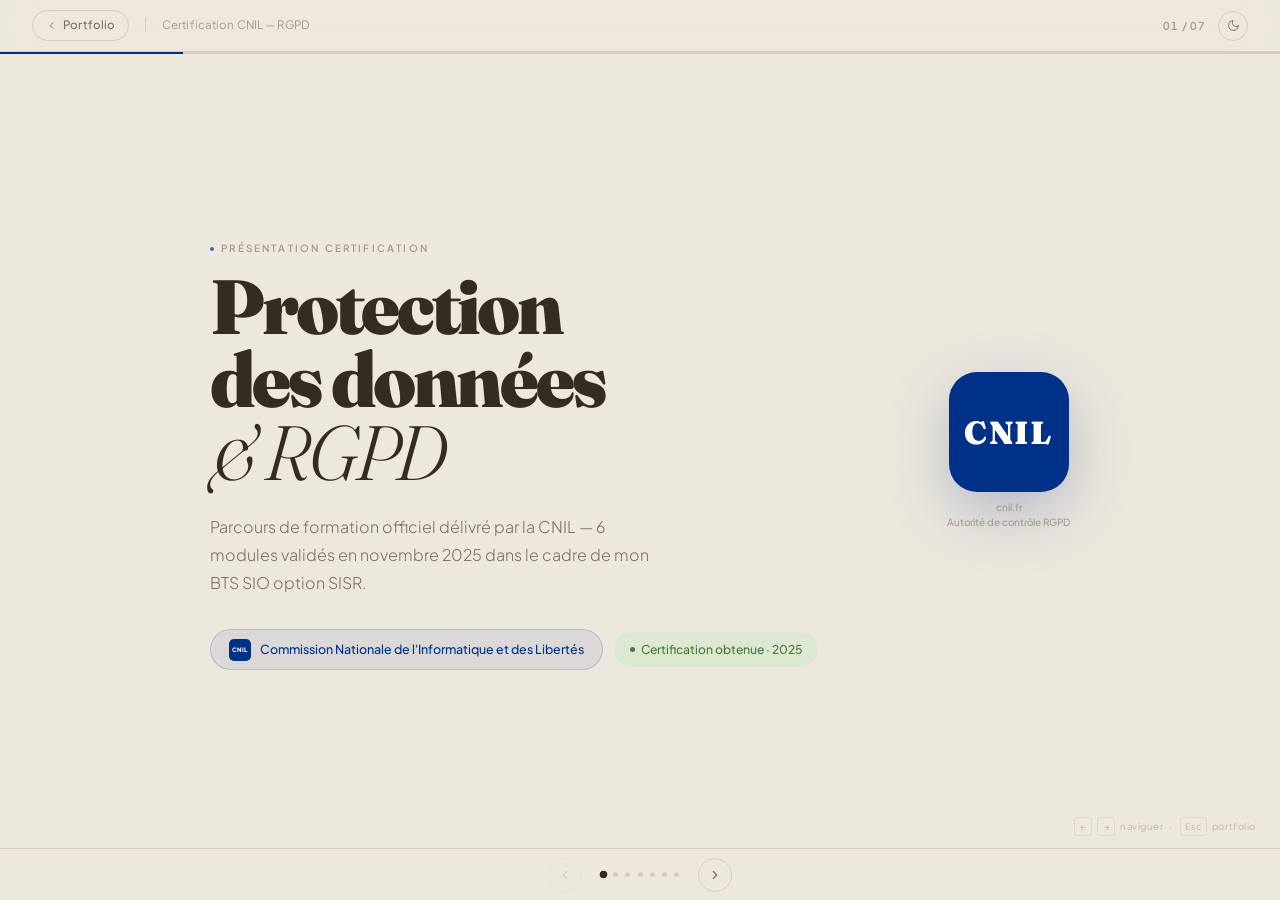
<file: certif-cnil.html>
<!DOCTYPE html>
<html lang="fr" data-theme="light">
<head>
    <meta charset="UTF-8">
    <meta name="viewport" content="width=device-width, initial-scale=1.0">

    <script>
        (function () {
            try {
                var saved = localStorage.getItem('theme');
                var theme = saved || (window.matchMedia('(prefers-color-scheme: dark)').matches ? 'dark' : 'light');
                document.documentElement.setAttribute('data-theme', theme);
            } catch (e) { /* stockage indisponible : on reste en clair */ }
        })();
    </script>

    <title>Certification CNIL — Sacha Ringot</title>
    <meta name="description" content="Parcours de formation « L'Atelier RGPD » de la CNIL : 6 modules validés en novembre 2025, dans le cadre du BTS SIO option SISR.">
    <meta name="theme-color" content="#EDE8DE">
    <link rel="canonical" href="https://sacharingot.fr/certif-cnil.html">

    <meta property="og:type" content="article">
    <meta property="og:locale" content="fr_FR">
    <meta property="og:title" content="Certification CNIL — Protection des données (RGPD)">
    <meta property="og:description" content="6 modules de L'Atelier RGPD validés auprès de la CNIL — contexte, comparaison et résultats.">
    <meta property="og:url" content="https://sacharingot.fr/certif-cnil.html">

    <link rel="icon" href="data:image/svg+xml,<svg xmlns='http://www.w3.org/2000/svg' viewBox='0 0 100 100'><rect width='100' height='100' rx='20' fill='%23332C22'/><text x='50%' y='50%' font-family='sans-serif' font-weight='bold' font-size='46' fill='%23F6F2EA' dominant-baseline='middle' text-anchor='middle'>SR</text></svg>">

    <link rel="preconnect" href="https://fonts.googleapis.com">
    <link rel="preconnect" href="https://fonts.gstatic.com" crossorigin>
    <link href="https://fonts.googleapis.com/css2?family=Fraunces:ital,opsz,wght@0,9..144,300;0,9..144,700;0,9..144,900;1,9..144,300&family=Plus+Jakarta+Sans:wght@300;400;500;600&display=swap" rel="stylesheet">

    <link rel="stylesheet" href="css/tokens.css">
    <link rel="stylesheet" href="css/certif.css">
</head>
<body>

<!-- ======================================================================
     BARRE SUPÉRIEURE
     ====================================================================== -->
<header class="topbar">
    <div class="topbar-left">
        <a href="index.html" class="back-btn">
            <svg viewBox="0 0 24 24" fill="none" stroke="currentColor" stroke-width="2" stroke-linecap="round" stroke-linejoin="round" aria-hidden="true"><polyline points="15 18 9 12 15 6"/></svg>
            Portfolio
        </a>
        <div class="topbar-sep"></div>
        <span class="topbar-title">Certification CNIL — RGPD</span>
    </div>
    <div class="topbar-right">
        <span class="slide-counter" id="slideCounter">01 / 07</span>
        <button type="button" class="theme-btn" data-theme-toggle aria-label="Activer le thème sombre">
            <svg class="icon-moon" viewBox="0 0 24 24" fill="none" stroke="currentColor" stroke-width="1.8" stroke-linecap="round" stroke-linejoin="round" aria-hidden="true"><path d="M21 12.79A9 9 0 1 1 11.21 3 7 7 0 0 0 21 12.79z"/></svg>
            <svg class="icon-sun" viewBox="0 0 24 24" fill="none" stroke="currentColor" stroke-width="1.8" stroke-linecap="round" stroke-linejoin="round" aria-hidden="true"><circle cx="12" cy="12" r="5"/><line x1="12" y1="1" x2="12" y2="3"/><line x1="12" y1="21" x2="12" y2="23"/><line x1="4.22" y1="4.22" x2="5.64" y2="5.64"/><line x1="18.36" y1="18.36" x2="19.78" y2="19.78"/><line x1="1" y1="12" x2="3" y2="12"/><line x1="21" y1="12" x2="23" y2="12"/><line x1="4.22" y1="19.78" x2="5.64" y2="18.36"/><line x1="18.36" y1="5.64" x2="19.78" y2="4.22"/></svg>
        </button>
    </div>
</header>

<div class="progress"><div class="progress-fill" id="progressFill"></div></div>

<p class="visually-hidden" id="slideLive" role="status" aria-live="polite"></p>

<!-- ======================================================================
     DIAPOSITIVES
     ====================================================================== -->
<main class="slides-wrap">
    <div class="slides-track" id="slidesTrack">

        <!-- ─── 1 — TITRE ─────────────────────────────────────────────── -->
        <section class="slide active" aria-label="Diapositive 1 : titre">
            <div class="slide-inner">
                <div class="s1-layout">
                    <div>
                        <p class="eyebrow"><span class="eyebrow-dot"></span>Présentation certification</p>
                        <h1 class="slide-h1">Protection<br>des données<br><em>&amp; RGPD</em></h1>
                        <p class="s1-sub">Parcours de formation officiel délivré par la CNIL — 6 modules validés en novembre 2025 dans le cadre de mon BTS SIO option SISR.</p>
                        <div class="s1-badges">
                            <span class="badge-cnil">
                                <span class="badge-cnil-icon" aria-hidden="true">CNIL</span>
                                Commission Nationale de l'Informatique et des Libertés
                            </span>
                            <span class="badge-obtained">Certification obtenue · 2025</span>
                        </div>
                    </div>
                    <div class="s1-visual">
                        <div class="s1-big-logo"><span>CNIL</span></div>
                        <p class="s1-logo-caption">cnil.fr<br>Autorité de contrôle RGPD</p>
                    </div>
                </div>
            </div>
        </section>

        <!-- ─── 2 — L'ORGANISME ───────────────────────────────────────── -->
        <section class="slide" aria-label="Diapositive 2 : la CNIL">
            <div class="slide-inner">
                <p class="eyebrow"><span class="eyebrow-dot"></span>L'organisme</p>
                <h2 class="slide-h2">Qu'est-ce que<br>la CNIL ?</h2>

                <div class="cnil-hero" style="margin-top:1.4rem;">
                    <div class="cnil-hero-logo"><span>CNIL</span></div>
                    <div>
                        <h3>Commission Nationale de l'Informatique et des Libertés</h3>
                        <p>Autorité administrative indépendante française · Autorité de contrôle RGPD depuis 2018</p>
                    </div>
                </div>

                <ul class="info-list">
                    <li>
                        <span class="info-dot" aria-hidden="true"></span>
                        <span>Créée en 1978 par la loi Informatique et Libertés, la CNIL est le <strong>régulateur français indépendant</strong> chargé de protéger les données personnelles des citoyens face aux usages du numérique.</span>
                    </li>
                    <li>
                        <span class="info-dot" aria-hidden="true"></span>
                        <span>Depuis le RGPD en 2018, elle est l'autorité de contrôle officielle en France. Elle peut prononcer des sanctions allant jusqu'à <strong>4 % du chiffre d'affaires mondial</strong> d'une entreprise.</span>
                    </li>
                    <li>
                        <span class="info-dot" aria-hidden="true"></span>
                        <span>Sur son portail « L'Atelier RGPD », la CNIL propose un parcours de formation <strong>entièrement gratuit</strong>, reconnu comme la référence nationale pour tout professionnel IT.</span>
                    </li>
                    <li>
                        <span class="info-dot" aria-hidden="true"></span>
                        <span>Chaque module se conclut par un QCM de validation. En cas de réussite, une <strong>attestation officielle</strong> est délivrée directement par la CNIL.</span>
                    </li>
                </ul>
            </div>
        </section>

        <!-- ─── 3 — LES MODULES ───────────────────────────────────────── -->
        <section class="slide" aria-label="Diapositive 3 : les modules">
            <div class="slide-inner">
                <p class="eyebrow"><span class="eyebrow-dot"></span>La certification</p>
                <h2 class="slide-h2">L'Atelier RGPD —<br>6 modules</h2>

                <div class="modules-list">
                    <div class="module-row">
                        <span class="module-num">01</span>
                        <span class="module-name">Le RGPD et ses notions clés</span>
                        <span class="module-check"><svg viewBox="0 0 24 24" fill="none" stroke="currentColor" stroke-width="2.5" stroke-linecap="round" stroke-linejoin="round" aria-label="Module validé" role="img"><polyline points="20 6 9 17 4 12"/></svg></span>
                    </div>
                    <div class="module-row">
                        <span class="module-num">02</span>
                        <span class="module-name">Les principes de la protection des données</span>
                        <span class="module-check"><svg viewBox="0 0 24 24" fill="none" stroke="currentColor" stroke-width="2.5" stroke-linecap="round" stroke-linejoin="round" aria-label="Module validé" role="img"><polyline points="20 6 9 17 4 12"/></svg></span>
                    </div>
                    <div class="module-row">
                        <span class="module-num">03</span>
                        <span class="module-name">Les responsabilités des acteurs</span>
                        <span class="module-check"><svg viewBox="0 0 24 24" fill="none" stroke="currentColor" stroke-width="2.5" stroke-linecap="round" stroke-linejoin="round" aria-label="Module validé" role="img"><polyline points="20 6 9 17 4 12"/></svg></span>
                    </div>
                    <div class="module-row">
                        <span class="module-num">04</span>
                        <span class="module-name">Le DPO et les outils de la conformité</span>
                        <span class="module-check"><svg viewBox="0 0 24 24" fill="none" stroke="currentColor" stroke-width="2.5" stroke-linecap="round" stroke-linejoin="round" aria-label="Module validé" role="img"><polyline points="20 6 9 17 4 12"/></svg></span>
                    </div>
                    <div class="module-row">
                        <span class="module-num">05</span>
                        <span class="module-name">Les collectivités territoriales</span>
                        <span class="module-check"><svg viewBox="0 0 24 24" fill="none" stroke="currentColor" stroke-width="2.5" stroke-linecap="round" stroke-linejoin="round" aria-label="Module validé" role="img"><polyline points="20 6 9 17 4 12"/></svg></span>
                    </div>
                    <div class="module-row">
                        <span class="module-num">06</span>
                        <span class="module-name">Travail et données personnelles</span>
                        <span class="module-check"><svg viewBox="0 0 24 24" fill="none" stroke="currentColor" stroke-width="2.5" stroke-linecap="round" stroke-linejoin="round" aria-label="Module validé" role="img"><polyline points="20 6 9 17 4 12"/></svg></span>
                    </div>
                </div>
            </div>
        </section>

        <!-- ─── 4 — POURQUOI CETTE CERTIFICATION ──────────────────────── -->
        <section class="slide" aria-label="Diapositive 4 : contexte">
            <div class="slide-inner">
                <p class="eyebrow"><span class="eyebrow-dot"></span>Contexte</p>
                <h2 class="slide-h2">Pourquoi passer<br>cette certification ?</h2>

                <div class="why-grid">
                    <div class="why-card">
                        <div class="why-icon">
                            <svg viewBox="0 0 24 24" fill="none" stroke="currentColor" stroke-width="1.8" stroke-linecap="round" stroke-linejoin="round" aria-hidden="true"><rect x="2" y="3" width="20" height="14" rx="2"/><line x1="8" y1="21" x2="16" y2="21"/><line x1="12" y1="17" x2="12" y2="21"/></svg>
                        </div>
                        <h3>Un futur métier exposé aux données</h3>
                        <p>En BTS SIO SISR, je travaille sur des environnements qui traitent des données personnelles : annuaires Active Directory, accès distants, sauvegardes. Connaître le cadre légal fait partie du métier.</p>
                    </div>
                    <div class="why-card">
                        <div class="why-icon">
                            <svg viewBox="0 0 24 24" fill="none" stroke="currentColor" stroke-width="1.8" stroke-linecap="round" stroke-linejoin="round" aria-hidden="true"><path d="M9 11l3 3L22 4"/><path d="M21 12v7a2 2 0 0 1-2 2H5a2 2 0 0 1-2-2V5a2 2 0 0 1 2-2h11"/></svg>
                        </div>
                        <h3>Une compétence attendue en entreprise</h3>
                        <p>Le RGPD s'applique à toutes les structures. Un futur administrateur systèmes doit savoir identifier un risque de conformité et adopter les bons réflexes dès son premier poste.</p>
                    </div>
                    <div class="why-card">
                        <div class="why-icon">
                            <svg viewBox="0 0 24 24" fill="none" stroke="currentColor" stroke-width="1.8" stroke-linecap="round" stroke-linejoin="round" aria-hidden="true"><path d="M12 22s8-4 8-10V5l-8-3-8 3v7c0 6 8 10 8 10z"/></svg>
                        </div>
                        <h3>Un choix cohérent avec mon projet pro</h3>
                        <p>Mon objectif est d'évoluer vers la cybersécurité. La protection des données personnelles en est un pilier central — autant le formaliser dès la formation initiale.</p>
                    </div>
                    <div class="why-card">
                        <div class="why-icon">
                            <svg viewBox="0 0 24 24" fill="none" stroke="currentColor" stroke-width="1.8" stroke-linecap="round" stroke-linejoin="round" aria-hidden="true"><circle cx="12" cy="8" r="6"/><path d="M15.477 12.89L17 22l-5-3-5 3 1.523-9.11"/></svg>
                        </div>
                        <h3>Une attestation officielle valorisable</h3>
                        <p>La certification est gratuite, accessible en ligne, et délivrée directement par le régulateur. Elle apporte une preuve concrète d'engagement, visible sur mon CV dès maintenant.</p>
                    </div>
                </div>
            </div>
        </section>

        <!-- ─── 5 — POSITIONNEMENT ────────────────────────────────────── -->
        <section class="slide" aria-label="Diapositive 5 : positionnement">
            <div class="slide-inner">
                <p class="eyebrow"><span class="eyebrow-dot"></span>Positionnement</p>
                <h2 class="slide-h2">Comparaison avec d'autres<br>certifications RGPD</h2>

                <div class="comp-scroll">
                    <table class="comp-table">
                        <caption class="visually-hidden">Comparaison de quatre certifications RGPD selon le niveau, le public cible et le coût.</caption>
                        <thead>
                            <tr>
                                <th scope="col">Certification</th>
                                <th scope="col">Niveau</th>
                                <th scope="col">Public cible</th>
                                <th scope="col">Coût</th>
                            </tr>
                        </thead>
                        <tbody>
                            <tr class="row-hl">
                                <th scope="row"><strong>CNIL (ce parcours)</strong></th>
                                <td>Fondamentaux</td>
                                <td>Tout professionnel IT</td>
                                <td><span class="pill pill-green">Gratuit</span></td>
                            </tr>
                            <tr>
                                <th scope="row">IAPP CIPP/E</th>
                                <td>Avancé</td>
                                <td>DPO, juristes</td>
                                <td><span class="pill pill-gray">~550 €</span></td>
                            </tr>
                            <tr>
                                <th scope="row">Certification DPO AFNOR / LSTI</th>
                                <td>Expert</td>
                                <td>DPO en poste</td>
                                <td><span class="pill pill-gray">Expérience requise</span></td>
                            </tr>
                            <tr>
                                <th scope="row">ISO 27001 Lead Implementer</th>
                                <td>Expert</td>
                                <td>RSSI, auditeurs</td>
                                <td><span class="pill pill-gray">~1 500 €</span></td>
                            </tr>
                        </tbody>
                    </table>
                </div>

                <div class="comp-why">
                    <div class="comp-why-item">
                        <div class="comp-why-num" aria-hidden="true">01</div>
                        <h4>La source fait autorité</h4>
                        <p>La formation vient directement du régulateur qui contrôle et sanctionne. Pas d'intermédiaire — c'est la version officielle du droit applicable.</p>
                    </div>
                    <div class="comp-why-item">
                        <div class="comp-why-num" aria-hidden="true">02</div>
                        <h4>Accessible à ce stade</h4>
                        <p>Les autres certifications exigent un budget, une expérience ou un poste de DPO en exercice. Celle-ci est gratuite, en français, sans prérequis.</p>
                    </div>
                    <div class="comp-why-item">
                        <div class="comp-why-num" aria-hidden="true">03</div>
                        <h4>Ciblée technicien IT</h4>
                        <p>IAPP CIPP/E et DPO AFNOR s'adressent à des juristes ou experts. La CNIL cible exactement un technicien systèmes en début de carrière.</p>
                    </div>
                </div>
            </div>
        </section>

        <!-- ─── 6 — RÉSULTATS ─────────────────────────────────────────── -->
        <section class="slide" aria-label="Diapositive 6 : résultats" data-animate-scores>
            <div class="slide-inner">
                <p class="eyebrow"><span class="eyebrow-dot"></span>Résultats</p>
                <h2 class="slide-h2">Scores obtenus</h2>
                <p class="results-intro">QCM de validation à la fin de chaque module — attestations officielles délivrées par la CNIL · Novembre 2025.</p>

                <div class="results-grid" id="resultsGrid">
                    <div class="result-card" data-score="93">
                        <p class="result-mod">Module 01</p>
                        <p class="result-name">Le RGPD et ses notions clés</p>
                        <div class="result-bar-wrap"><div class="result-bar"></div></div>
                        <p class="result-score"><span class="score-val">0</span> %</p>
                    </div>
                    <div class="result-card" data-score="91">
                        <p class="result-mod">Module 02</p>
                        <p class="result-name">Les principes de la protection des données</p>
                        <div class="result-bar-wrap"><div class="result-bar"></div></div>
                        <p class="result-score"><span class="score-val">0</span> %</p>
                    </div>
                    <div class="result-card" data-score="93">
                        <p class="result-mod">Module 03</p>
                        <p class="result-name">Les responsabilités des acteurs</p>
                        <div class="result-bar-wrap"><div class="result-bar"></div></div>
                        <p class="result-score"><span class="score-val">0</span> %</p>
                    </div>
                    <div class="result-card" data-score="80">
                        <p class="result-mod">Module 04</p>
                        <p class="result-name">Le DPO et les outils de la conformité</p>
                        <div class="result-bar-wrap"><div class="result-bar"></div></div>
                        <p class="result-score"><span class="score-val">0</span> %</p>
                    </div>
                    <div class="result-card" data-score="98">
                        <p class="result-mod">Module 05</p>
                        <p class="result-name">Les collectivités territoriales</p>
                        <div class="result-bar-wrap"><div class="result-bar"></div></div>
                        <p class="result-score"><span class="score-val">0</span> %</p>
                    </div>
                    <div class="result-card" data-score="80">
                        <p class="result-mod">Module 06</p>
                        <p class="result-name">Travail et données personnelles</p>
                        <div class="result-bar-wrap"><div class="result-bar"></div></div>
                        <p class="result-score"><span class="score-val">0</span> %</p>
                    </div>
                </div>

                <div class="results-average" id="resultsAverage">
                    <span class="avg-label">Moyenne générale</span>
                    <span><span class="avg-value" id="avgValue">0</span><span class="avg-pct"> %</span></span>
                </div>
            </div>
        </section>

        <!-- ─── 7 — BILAN ─────────────────────────────────────────────── -->
        <section class="slide" aria-label="Diapositive 7 : bilan">
            <div class="slide-inner">
                <p class="eyebrow"><span class="eyebrow-dot"></span>Bilan</p>

                <div class="bilan-layout">
                    <blockquote class="bilan-quote">
                        <div class="bilan-quote-mark" aria-hidden="true">&ldquo;</div>
                        <p>Cette certification m'a appris à voir les infrastructures que je configure différemment — chaque compte AD, chaque log, chaque accès distant implique des données personnelles et des responsabilités légales concrètes.</p>
                        <cite class="bilan-quote-author">Sacha Ringot · BTS SIO SISR · Promotion 2025–2027</cite>
                    </blockquote>

                    <div class="bilan-items">
                        <div class="bilan-item">
                            <div class="bilan-num" aria-hidden="true">01</div>
                            <h3>Cadre légal maîtrisé</h3>
                            <p>Notions fondamentales du RGPD, bases légales du traitement, droits des personnes et obligations des responsables.</p>
                        </div>
                        <div class="bilan-item">
                            <div class="bilan-num" aria-hidden="true">02</div>
                            <h3>Rôles &amp; outils</h3>
                            <p>Fonctionnement du DPO, registre des traitements, analyse d'impact (AIPD) et principes de Privacy by Design.</p>
                        </div>
                        <div class="bilan-item">
                            <div class="bilan-num" aria-hidden="true">03</div>
                            <h3>Application pro</h3>
                            <p>Réflexes RGPD dans un contexte d'administration systèmes, de collectivités territoriales et de gestion des données RH.</p>
                        </div>
                    </div>
                </div>
            </div>
        </section>

    </div>
</main>

<p class="hint">
    <span class="kbd">←</span><span class="kbd">→</span> naviguer &nbsp;·&nbsp; <span class="kbd">Esc</span> portfolio
</p>

<!-- ======================================================================
     BARRE INFÉRIEURE
     ====================================================================== -->
<nav class="bottom-nav" aria-label="Navigation entre les diapositives">
    <button type="button" class="nav-btn" id="prevBtn" disabled aria-label="Diapositive précédente">
        <svg viewBox="0 0 24 24" fill="none" stroke="currentColor" stroke-width="2" stroke-linecap="round" stroke-linejoin="round" aria-hidden="true"><polyline points="15 18 9 12 15 6"/></svg>
    </button>
    <div class="dots" id="dotsContainer"></div>
    <button type="button" class="nav-btn" id="nextBtn" aria-label="Diapositive suivante">
        <svg viewBox="0 0 24 24" fill="none" stroke="currentColor" stroke-width="2" stroke-linecap="round" stroke-linejoin="round" aria-hidden="true"><polyline points="9 18 15 12 9 6"/></svg>
    </button>
</nav>

<script src="js/theme.js" defer></script>
<script src="js/certif.js" defer></script>
</body>
</html>
</file>
<file: css/tokens.css>
/* ==========================================================================
   tokens.css — Socle partagé : variables, reset, primitives
   Chargé par toutes les pages (index.html, certif-*.html, 404.html).
   ========================================================================== */

/* ---------- THÈME CLAIR (par défaut) ---------- */
:root {
    color-scheme: light;

    /* Surfaces */
    --bg-primary:    #EDE8DE;
    --bg-secondary:  #E2DBCE;
    --bg-card:       #F6F2EA;

    /* Texte */
    --text-primary:   #332C22;
    --text-secondary: #78705F;
    --text-tertiary:  #A49B8A;
    --accent:         #332C22;

    /* Lignes, états, profondeur */
    --border:        #D5CDBF;
    --timeline-line: #CCC3B3;
    --timeline-dot:  #BBB2A0;
    --hover-bg:      rgba(51, 44, 34, 0.05);
    --nav-bg:        rgba(237, 232, 222, 0.82);
    --overlay:       rgba(18, 18, 18, 0.6);
    --shadow-sm:     0 8px 20px rgba(0, 0, 0, 0.08);
    --shadow-md:     0 12px 32px rgba(0, 0, 0, 0.07);
    --shadow-lg:     0 20px 50px rgba(0, 0, 0, 0.15);

    /* Badge « validé / en cours » */
    --badge-bg:   #DDE8D2;
    --badge-text: #4A7A3A;

    /* Marque CNIL (page certification) */
    --cnil:      #003189;
    --cnil-ink:  #003189;                 /* variante lisible sur le fond courant */
    --cnil-soft: rgba(0, 49, 137, 0.08);
    --cnil-line: rgba(0, 49, 137, 0.18);

    /* Filtres actifs */
    --filter-active-bg:   var(--text-primary);
    --filter-active-text: var(--bg-primary);

    /* Gabarit */
    --navbar-height: 64px;
    --radius:        16px;
    --transition:    0.4s cubic-bezier(0.25, 0.46, 0.45, 0.94);

    /* Polices */
    --font-sans:  'Inter', -apple-system, BlinkMacSystemFont, 'Segoe UI', sans-serif;
    --font-serif: 'Fraunces', Georgia, 'Times New Roman', serif;
}

/* ---------- THÈME SOMBRE ---------- */
[data-theme="dark"] {
    color-scheme: dark;

    --bg-primary:    #2A2A2C;
    --bg-secondary:  #343436;
    --bg-card:       #333335;

    --text-primary:   #F2F0EC;
    --text-secondary: #B8B3A8;
    --text-tertiary:  #8A857B;
    --accent:         #F2F0EC;

    --border:        #4A4A4C;
    --timeline-line: #4A4A4C;
    --timeline-dot:  #5E5E60;
    --hover-bg:      rgba(255, 255, 255, 0.08);
    --nav-bg:        rgba(42, 42, 44, 0.85);
    --overlay:       rgba(10, 10, 10, 0.72);
    --shadow-sm:     0 8px 20px rgba(0, 0, 0, 0.35);
    --shadow-md:     0 12px 32px rgba(0, 0, 0, 0.35);
    --shadow-lg:     0 20px 50px rgba(0, 0, 0, 0.45);

    --badge-bg:   #2F4A2D;
    --badge-text: #8EE08E;

    --cnil-ink:  #7AABFF;
    --cnil-soft: rgba(122, 171, 255, 0.10);
    --cnil-line: rgba(122, 171, 255, 0.22);
}

/* ---------- RESET ---------- */
*,
*::before,
*::after { margin: 0; padding: 0; box-sizing: border-box; }

html { scroll-behavior: smooth; }

body {
    font-family: var(--font-sans);
    background-color: var(--bg-primary);
    color: var(--text-primary);
    line-height: 1.6;
    transition: background-color var(--transition), color var(--transition);
    -webkit-font-smoothing: antialiased;
    -moz-osx-font-smoothing: grayscale;
}

img { max-width: 100%; }
button { font: inherit; color: inherit; }
::selection { background: var(--text-primary); color: var(--bg-primary); }

/* ---------- ACCESSIBILITÉ ---------- */

/* Anneau de focus homogène : les boutons sans bordure du site perdaient
   l'indicateur natif, ce qui rendait la navigation clavier illisible. */
:focus-visible {
    outline: 2px solid var(--text-primary);
    outline-offset: 3px;
    border-radius: 4px;
}

/* Lien d'évitement : premier élément focusable de chaque page. */
.skip-link {
    position: absolute;
    top: 0;
    left: 50%;
    transform: translate(-50%, -120%);
    z-index: 500;
    padding: 0.7rem 1.4rem;
    background: var(--text-primary);
    color: var(--bg-primary);
    border-radius: 0 0 10px 10px;
    font-size: 0.82rem;
    font-weight: 500;
    text-decoration: none;
    transition: transform 0.25s ease;
}
.skip-link:focus { transform: translate(-50%, 0); }

.visually-hidden {
    position: absolute !important;
    width: 1px; height: 1px;
    margin: -1px; padding: 0;
    overflow: hidden;
    clip: rect(0 0 0 0);
    white-space: nowrap;
    border: 0;
}

/* Respect de la préférence système « animations réduites ». */
@media (prefers-reduced-motion: reduce) {
    html { scroll-behavior: auto; }
    *,
    *::before,
    *::after {
        animation-duration: 0.001ms !important;
        animation-iteration-count: 1 !important;
        transition-duration: 0.001ms !important;
        scroll-behavior: auto !important;
    }
}
</file>
<file: css/certif.css>
/* ==========================================================================
   certif.css — Présentation plein écran des certifications (format « deck »).
   Dépend de tokens.css : les couleurs viennent du même socle que le portfolio,
   seules les polices changent pour marquer l'identité « présentation ».
   ========================================================================== */

:root {
    --font-deck:    'Plus Jakarta Sans', system-ui, sans-serif;
    --font-display: 'Fraunces', Georgia, serif;
    --topbar-h:     52px;
    --bottombar-h:  52px;
}

html, body { width: 100%; height: 100%; overflow: hidden; }
body { font-family: var(--font-deck); }

/* ==========================================================================
   1. BARRE SUPÉRIEURE
   ========================================================================== */
.topbar {
    position: fixed; top: 0; left: 0; right: 0; z-index: 100;
    height: var(--topbar-h); padding: 0 2rem;
    display: flex; align-items: center; justify-content: space-between;
    background: var(--nav-bg);
    backdrop-filter: blur(24px) saturate(1.6);
    -webkit-backdrop-filter: blur(24px) saturate(1.6);
    border-bottom: 1px solid var(--border);
    transition: background var(--transition), border-color var(--transition);
}
.topbar-left { display: flex; align-items: center; gap: 1rem; }
.back-btn { display: inline-flex; align-items: center; gap: 0.4rem; font-size: 0.72rem; font-weight: 500; color: var(--text-secondary); text-decoration: none; padding: 0.32rem 0.8rem; border: 1px solid var(--border); border-radius: 100px; transition: all 0.2s ease; letter-spacing: 0.01em; }
.back-btn:hover { color: var(--text-primary); border-color: var(--text-tertiary); background: var(--hover-bg); }
.back-btn svg { width: 11px; height: 11px; }
.topbar-sep { width: 1px; height: 14px; background: var(--border); }
.topbar-title { font-size: 0.72rem; font-weight: 400; color: var(--text-tertiary); letter-spacing: 0.01em; }

.topbar-right { display: flex; align-items: center; gap: 0.75rem; }
.slide-counter { font-size: 0.68rem; font-weight: 600; color: var(--text-tertiary); letter-spacing: 0.08em; font-variant-numeric: tabular-nums; }
.theme-btn { width: 30px; height: 30px; border-radius: 50%; border: 1px solid var(--border); background: transparent; color: var(--text-secondary); cursor: pointer; display: flex; align-items: center; justify-content: center; transition: all 0.2s ease; }
.theme-btn:hover { border-color: var(--text-tertiary); color: var(--text-primary); }
.theme-btn svg { width: 13px; height: 13px; }
.icon-sun  { display: none; }
.icon-moon { display: block; }
[data-theme="dark"] .icon-sun  { display: block; }
[data-theme="dark"] .icon-moon { display: none; }

/* ==========================================================================
   2. PROGRESSION + PISTE DE DIAPOSITIVES
   ========================================================================== */
.progress { position: fixed; top: var(--topbar-h); left: 0; right: 0; height: 1.5px; background: var(--border); z-index: 100; }
.progress-fill { height: 100%; width: 0%; background: var(--cnil-ink); transition: width 0.5s cubic-bezier(0.4, 0, 0.2, 1); }

.slides-wrap { position: fixed; inset: 0; top: calc(var(--topbar-h) + 1.5px); bottom: var(--bottombar-h); overflow: hidden; }
.slides-track { display: flex; height: 100%; transition: transform 0.55s cubic-bezier(0.77, 0, 0.175, 1); will-change: transform; }
.slide { flex-shrink: 0; width: 100%; height: 100%; display: flex; align-items: center; justify-content: center; padding: 2.5rem 5vw; overflow: hidden; }
.slide-inner { width: 100%; max-width: 860px; opacity: 0; transform: translateY(22px); transition: opacity 0.5s ease 0.18s, transform 0.5s cubic-bezier(0.4, 0, 0.2, 1) 0.18s; }
.slide.active .slide-inner { opacity: 1; transform: translateY(0); }

/* ==========================================================================
   3. BARRE INFÉRIEURE
   ========================================================================== */
.bottom-nav {
    position: fixed; bottom: 0; left: 0; right: 0; height: var(--bottombar-h);
    display: flex; align-items: center; justify-content: center; gap: 1.2rem;
    background: var(--nav-bg);
    backdrop-filter: blur(24px); -webkit-backdrop-filter: blur(24px);
    border-top: 1px solid var(--border); z-index: 100;
    transition: background var(--transition), border-color var(--transition);
}
.nav-btn { width: 34px; height: 34px; border-radius: 50%; border: 1px solid var(--border); background: transparent; color: var(--text-secondary); cursor: pointer; display: flex; align-items: center; justify-content: center; transition: all 0.2s ease; }
.nav-btn:hover:not(:disabled) { color: var(--text-primary); border-color: var(--text-tertiary); }
.nav-btn:disabled { opacity: 0.2; cursor: default; }
.nav-btn svg { width: 14px; height: 14px; }

.dots { display: flex; gap: 0.45rem; align-items: center; }
.dot { width: 5px; height: 5px; padding: 0; border: none; border-radius: 50%; background: var(--border); cursor: pointer; transition: all 0.3s ease; }
.dot.active { background: var(--text-primary); transform: scale(1.5); }
.dot:hover:not(.active) { background: var(--text-tertiary); }
.dot:focus-visible { outline-offset: 5px; }

.hint { position: fixed; bottom: calc(var(--bottombar-h) + 12px); right: 1.5rem; font-size: 0.6rem; color: var(--text-tertiary); letter-spacing: 0.06em; opacity: 0.6; pointer-events: none; display: flex; gap: 0.3rem; align-items: center; }
.kbd { border: 1px solid var(--border); border-radius: 3px; padding: 0.08rem 0.3rem; font-size: 0.55rem; }

/* ==========================================================================
   4. COMPOSANTS PARTAGÉS ENTRE DIAPOSITIVES
   ========================================================================== */
.eyebrow { display: inline-flex; align-items: center; gap: 0.45rem; font-size: 0.62rem; font-weight: 600; text-transform: uppercase; letter-spacing: 0.22em; color: var(--text-tertiary); margin-bottom: 0.9rem; }
.eyebrow-dot { width: 4px; height: 4px; border-radius: 50%; background: var(--cnil-ink); opacity: 0.7; }
.slide-h1 { font-family: var(--font-display); font-size: clamp(2.8rem, 6vw, 5rem); font-weight: 900; letter-spacing: -0.04em; line-height: 0.95; color: var(--text-primary); }
.slide-h1 em { font-style: italic; font-weight: 300; }
.slide-h2 { font-family: var(--font-display); font-size: clamp(1.6rem, 3.5vw, 2.4rem); font-weight: 700; letter-spacing: -0.03em; line-height: 1.05; color: var(--text-primary); margin-bottom: 0.2rem; }

/* ==========================================================================
   5. DIAPO 1 — TITRE
   ========================================================================== */
.s1-layout { display: grid; grid-template-columns: 1fr auto; gap: 3rem; align-items: center; }
.s1-sub { font-size: clamp(0.88rem, 1.6vw, 1rem); font-weight: 300; color: var(--text-secondary); line-height: 1.75; max-width: 440px; margin: 1.4rem 0 2rem; }
.s1-badges { display: flex; flex-wrap: wrap; gap: 0.7rem; align-items: center; }
.badge-cnil { display: inline-flex; align-items: center; gap: 0.6rem; padding: 0.55rem 1.1rem; background: var(--cnil-soft); border: 1px solid var(--cnil-line); border-radius: 100px; font-size: 0.78rem; font-weight: 500; color: var(--cnil-ink); }
.badge-cnil-icon { width: 22px; height: 22px; border-radius: 5px; background: var(--cnil); display: flex; align-items: center; justify-content: center; font-size: 0.38rem; font-weight: 900; color: #fff; letter-spacing: 0.04em; flex-shrink: 0; }
.badge-obtained { display: inline-flex; align-items: center; gap: 0.4rem; padding: 0.5rem 1rem; background: var(--badge-bg); color: var(--badge-text); border-radius: 100px; font-size: 0.76rem; font-weight: 500; }
.badge-obtained::before { content: ''; width: 5px; height: 5px; border-radius: 50%; background: var(--badge-text); animation: pulse 2s ease infinite; }
@keyframes pulse { 0%, 100% { opacity: 1; transform: scale(1); } 50% { opacity: 0.4; transform: scale(0.7); } }

.s1-visual { display: flex; flex-direction: column; align-items: center; justify-content: center; gap: 0.5rem; }
.s1-big-logo { width: 120px; height: 120px; border-radius: 28px; background: var(--cnil); display: flex; align-items: center; justify-content: center; box-shadow: 0 20px 60px rgba(0, 49, 137, 0.25); }
.s1-big-logo span { font-family: var(--font-display); font-size: 2rem; font-weight: 900; color: #fff; letter-spacing: 0.04em; }
.s1-logo-caption { font-size: 0.62rem; color: var(--text-tertiary); font-weight: 500; text-align: center; line-height: 1.5; }

/* ==========================================================================
   6. DIAPO « ORGANISME » — encart + liste
   ========================================================================== */
.cnil-hero { display: flex; align-items: center; gap: 1.4rem; padding: 1.4rem 1.6rem; background: var(--cnil-soft); border: 1px solid var(--cnil-line); border-radius: var(--radius); margin-bottom: 1.8rem; }
.cnil-hero-logo { width: 56px; height: 56px; border-radius: 14px; background: var(--cnil); display: flex; align-items: center; justify-content: center; flex-shrink: 0; }
.cnil-hero-logo span { font-family: var(--font-display); font-size: 0.85rem; font-weight: 900; color: #fff; letter-spacing: 0.05em; }
.cnil-hero h3 { font-size: 0.98rem; font-weight: 600; color: var(--text-primary); margin-bottom: 0.25rem; }
.cnil-hero p  { font-size: 0.78rem; font-weight: 300; color: var(--text-secondary); line-height: 1.6; }

.info-list { list-style: none; display: flex; flex-direction: column; gap: 0.75rem; }
.info-list li { display: flex; align-items: flex-start; gap: 0.8rem; font-size: 0.86rem; font-weight: 300; color: var(--text-secondary); line-height: 1.65; }
.info-dot { width: 20px; height: 20px; border-radius: 50%; background: var(--cnil-soft); display: flex; align-items: center; justify-content: center; flex-shrink: 0; margin-top: 0.05rem; }
.info-dot::after { content: ''; width: 5px; height: 5px; border-radius: 50%; background: var(--cnil-ink); opacity: 0.7; }
.info-list strong { color: var(--text-primary); font-weight: 500; }

/* ==========================================================================
   7. DIAPO « CONTEXTE » — cartes
   ========================================================================== */
.why-grid { display: grid; grid-template-columns: 1fr 1fr; gap: 0.6rem; margin-top: 1rem; }
.why-card { background: var(--bg-card); border: 1px solid var(--border); border-radius: 12px; padding: 1rem 1.1rem; transition: background var(--transition), border-color var(--transition), transform 0.25s ease; }
.why-card:hover { transform: translateY(-2px); }
.why-icon { width: 30px; height: 30px; border-radius: 8px; background: var(--cnil-soft); display: flex; align-items: center; justify-content: center; margin-bottom: 0.7rem; }
.why-icon svg { width: 15px; height: 15px; color: var(--cnil-ink); }
.why-card h3 { font-size: 0.82rem; font-weight: 600; letter-spacing: -0.01em; color: var(--text-primary); margin-bottom: 0.35rem; }
.why-card p  { font-size: 0.76rem; font-weight: 300; color: var(--text-secondary); line-height: 1.6; }

/* ==========================================================================
   8. DIAPO « MODULES »
   ========================================================================== */
.modules-list { display: flex; flex-direction: column; gap: 0.5rem; margin-top: 1.6rem; }
.module-row { display: flex; align-items: center; gap: 1rem; padding: 0.85rem 1.2rem; background: var(--bg-card); border: 1px solid var(--border); border-radius: 11px; transition: background var(--transition), border-color var(--transition), transform 0.2s ease, opacity 0.4s ease; opacity: 0; transform: translateX(-12px); }
.slide.active .module-row { opacity: 1; transform: translateX(0); }
.slide.active .module-row:nth-child(1) { transition-delay: 0.22s; }
.slide.active .module-row:nth-child(2) { transition-delay: 0.30s; }
.slide.active .module-row:nth-child(3) { transition-delay: 0.38s; }
.slide.active .module-row:nth-child(4) { transition-delay: 0.46s; }
.slide.active .module-row:nth-child(5) { transition-delay: 0.54s; }
.slide.active .module-row:nth-child(6) { transition-delay: 0.62s; }
.module-row:hover { transform: translateX(4px); }
.module-num { font-size: 0.6rem; font-weight: 700; color: var(--cnil-ink); opacity: 0.8; width: 20px; text-align: center; flex-shrink: 0; letter-spacing: 0.05em; }
.module-name { font-size: 0.86rem; font-weight: 400; color: var(--text-primary); flex: 1; }
.module-check { width: 22px; height: 22px; border-radius: 50%; background: var(--badge-bg); display: flex; align-items: center; justify-content: center; flex-shrink: 0; }
.module-check svg { width: 11px; height: 11px; color: var(--badge-text); }

/* ==========================================================================
   9. DIAPO « POSITIONNEMENT » — tableau comparatif
   ========================================================================== */
.comp-scroll { overflow-x: auto; }
.comp-table { width: 100%; border-collapse: collapse; margin-top: 1rem; min-width: 540px; }
/* En-têtes de colonnes (thead) : petites capitales discrètes. */
.comp-table thead th { text-align: left; font-size: 0.58rem; font-weight: 600; text-transform: uppercase; letter-spacing: 0.16em; color: var(--text-tertiary); padding: 0 1rem 0.7rem; border-bottom: 1px solid var(--border); }

/* En-têtes de lignes (tbody th) : même rendu que les cellules, en plus appuyé. */
.comp-table td,
.comp-table tbody th { padding: 0.7rem 1rem; border-bottom: 1px solid var(--border); font-size: 0.82rem; font-weight: 300; color: var(--text-secondary); vertical-align: middle; text-align: left; }
.comp-table tbody th { font-weight: 400; color: var(--text-primary); }
.comp-table tbody tr:last-child td,
.comp-table tbody tr:last-child th { border-bottom: none; }

.comp-table .row-hl td,
.comp-table .row-hl th { background: var(--bg-card); color: var(--text-primary); font-weight: 400; }
.comp-table .row-hl > :first-child { border-radius: 10px 0 0 10px; }
.comp-table .row-hl > :last-child  { border-radius: 0 10px 10px 0; }
.pill { display: inline-block; padding: 0.18rem 0.7rem; border-radius: 100px; font-size: 0.67rem; font-weight: 500; }
.pill-green { background: var(--badge-bg); color: var(--badge-text); }
.pill-gray  { background: var(--bg-secondary); color: var(--text-tertiary); }

.comp-why { display: grid; grid-template-columns: repeat(3, 1fr); gap: 0.6rem; margin-top: 0.9rem; }
.comp-why-item { padding: 0.85rem 1rem; background: var(--bg-card); border: 1px solid var(--border); border-radius: 11px; transition: background var(--transition), border-color var(--transition); }
.comp-why-num { font-family: var(--font-display); font-size: 1.1rem; font-weight: 900; color: var(--cnil-ink); opacity: 0.18; line-height: 1; margin-bottom: 0.4rem; }
.comp-why-item h4 { font-size: 0.78rem; font-weight: 600; color: var(--text-primary); margin-bottom: 0.3rem; letter-spacing: -0.01em; }
.comp-why-item p  { font-size: 0.71rem; font-weight: 300; color: var(--text-secondary); line-height: 1.6; }

/* ==========================================================================
   10. DIAPO « RÉSULTATS »
   ========================================================================== */
.results-intro { font-size: 0.84rem; font-weight: 300; color: var(--text-secondary); margin: 0.5rem 0 1.8rem; line-height: 1.7; }
.results-grid { display: grid; grid-template-columns: repeat(3, 1fr); gap: 0.85rem; }
.result-card { background: var(--bg-card); border: 1px solid var(--border); border-radius: 13px; padding: 1.2rem; transition: background var(--transition), border-color var(--transition), transform 0.25s ease, opacity 0.5s ease; opacity: 0; transform: translateY(14px); }
.slide.active .result-card { opacity: 1; transform: translateY(0); }
.slide.active .result-card:nth-child(1) { transition-delay: 0.20s; }
.slide.active .result-card:nth-child(2) { transition-delay: 0.28s; }
.slide.active .result-card:nth-child(3) { transition-delay: 0.36s; }
.slide.active .result-card:nth-child(4) { transition-delay: 0.44s; }
.slide.active .result-card:nth-child(5) { transition-delay: 0.52s; }
.slide.active .result-card:nth-child(6) { transition-delay: 0.60s; }
.result-card:hover { transform: translateY(-2px); }
.result-mod { font-size: 0.6rem; font-weight: 600; text-transform: uppercase; letter-spacing: 0.14em; color: var(--text-tertiary); margin-bottom: 0.5rem; }
.result-name { font-size: 0.8rem; font-weight: 500; color: var(--text-primary); margin-bottom: 1rem; line-height: 1.4; min-height: 2.1rem; }
.result-bar-wrap { background: var(--bg-secondary); border-radius: 100px; height: 5px; overflow: hidden; margin-bottom: 0.5rem; }
.result-bar { height: 100%; width: 0%; border-radius: 100px; background: linear-gradient(90deg, var(--cnil-ink), #4A7ABF); transition: width 1s cubic-bezier(0.4, 0, 0.2, 1); }
.result-score { font-size: 0.72rem; font-weight: 600; color: var(--text-secondary); letter-spacing: 0.02em; }
.result-score .score-val { color: var(--text-primary); font-size: 1rem; font-family: var(--font-display); }

.results-average { display: flex; align-items: center; justify-content: space-between; margin-top: 1rem; padding: 0.85rem 1.4rem; background: var(--cnil-soft); border: 1px solid var(--cnil-line); border-radius: 12px; opacity: 0; transition: opacity 0.6s ease 0.9s; }
.results-average.visible { opacity: 1; }
.avg-label { font-size: 0.78rem; font-weight: 500; color: var(--text-secondary); }
.avg-value { font-family: var(--font-display); font-size: 1.6rem; font-weight: 900; color: var(--cnil-ink); letter-spacing: -0.03em; }
.avg-pct { font-size: 0.9rem; font-weight: 500; color: var(--cnil-ink); margin-left: 2px; }

/* ==========================================================================
   11. DIAPO « BILAN »
   ========================================================================== */
.bilan-layout { display: flex; flex-direction: column; gap: 2rem; margin-top: 1rem; }
.bilan-quote { position: relative; padding: 2rem 2rem 1.6rem 3rem; background: var(--bg-card); border-radius: var(--radius); border-left: 3px solid var(--cnil-ink); }
.bilan-quote-mark { position: absolute; top: -0.5rem; left: 1.2rem; font-family: var(--font-display); font-size: 5rem; font-weight: 900; color: var(--cnil-ink); opacity: 0.15; line-height: 1; pointer-events: none; }
.bilan-quote p { font-size: clamp(0.92rem, 1.6vw, 1.05rem); font-weight: 300; font-style: italic; color: var(--text-primary); line-height: 1.75; position: relative; }
.bilan-quote-author { display: block; margin-top: 1rem; font-size: 0.68rem; font-weight: 500; letter-spacing: 0.08em; text-transform: uppercase; color: var(--text-tertiary); }

.bilan-items { display: grid; grid-template-columns: repeat(3, 1fr); gap: 1rem; }
.bilan-item { padding: 1.3rem 1.4rem; border-top: 1px solid var(--border); opacity: 0; transform: translateY(14px); }
.slide.active .bilan-item { opacity: 1; transform: translateY(0); }
.slide.active .bilan-item:nth-child(1) { transition: opacity 0.5s ease 0.40s, transform 0.5s ease 0.40s; }
.slide.active .bilan-item:nth-child(2) { transition: opacity 0.5s ease 0.55s, transform 0.5s ease 0.55s; }
.slide.active .bilan-item:nth-child(3) { transition: opacity 0.5s ease 0.70s, transform 0.5s ease 0.70s; }
.bilan-num { font-family: var(--font-display); font-size: 2rem; font-weight: 900; color: var(--cnil-ink); opacity: 0.2; letter-spacing: -0.04em; line-height: 1; margin-bottom: 0.6rem; }
.bilan-item h3 { font-size: 0.88rem; font-weight: 600; color: var(--text-primary); margin-bottom: 0.5rem; letter-spacing: -0.01em; }
.bilan-item p  { font-size: 0.78rem; font-weight: 300; color: var(--text-secondary); line-height: 1.7; }

/* ==========================================================================
   12. RESPONSIVE
   ========================================================================== */
@media (max-width: 860px) {
    .comp-why { grid-template-columns: 1fr; gap: 0.5rem; }
    .comp-why-item { padding: 0.7rem 0.9rem; }
}

@media (max-width: 680px) {
    .slide { padding: 1.5rem; align-items: flex-start; overflow-y: auto; }
    .s1-layout { grid-template-columns: 1fr; gap: 2rem; }
    .s1-visual { display: none; }
    .why-grid { grid-template-columns: 1fr; }
    .results-grid { grid-template-columns: 1fr 1fr; }
    .bilan-items { grid-template-columns: 1fr; }
    .topbar { padding: 0 1rem; }
    .topbar-sep, .topbar-title, .hint { display: none; }
}

@media (max-width: 460px) {
    .results-grid { grid-template-columns: 1fr; }
}
</file>
